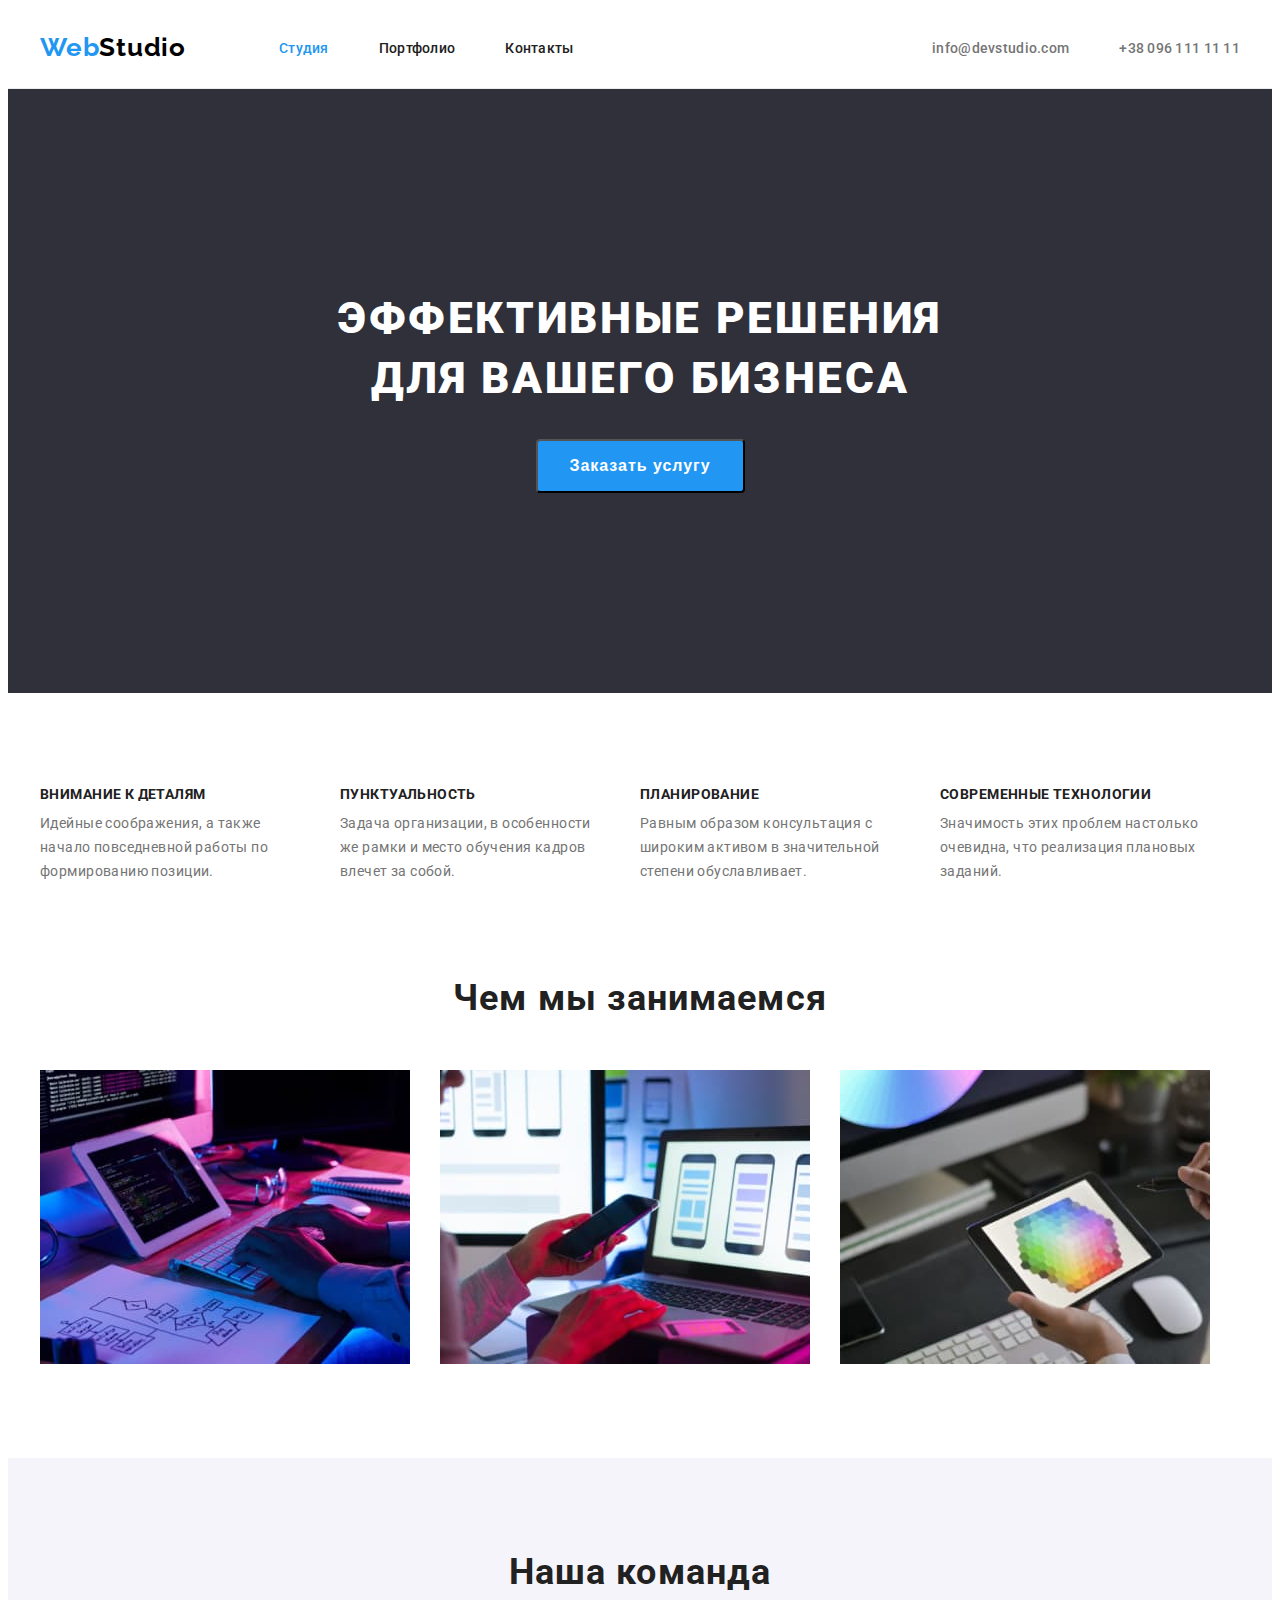
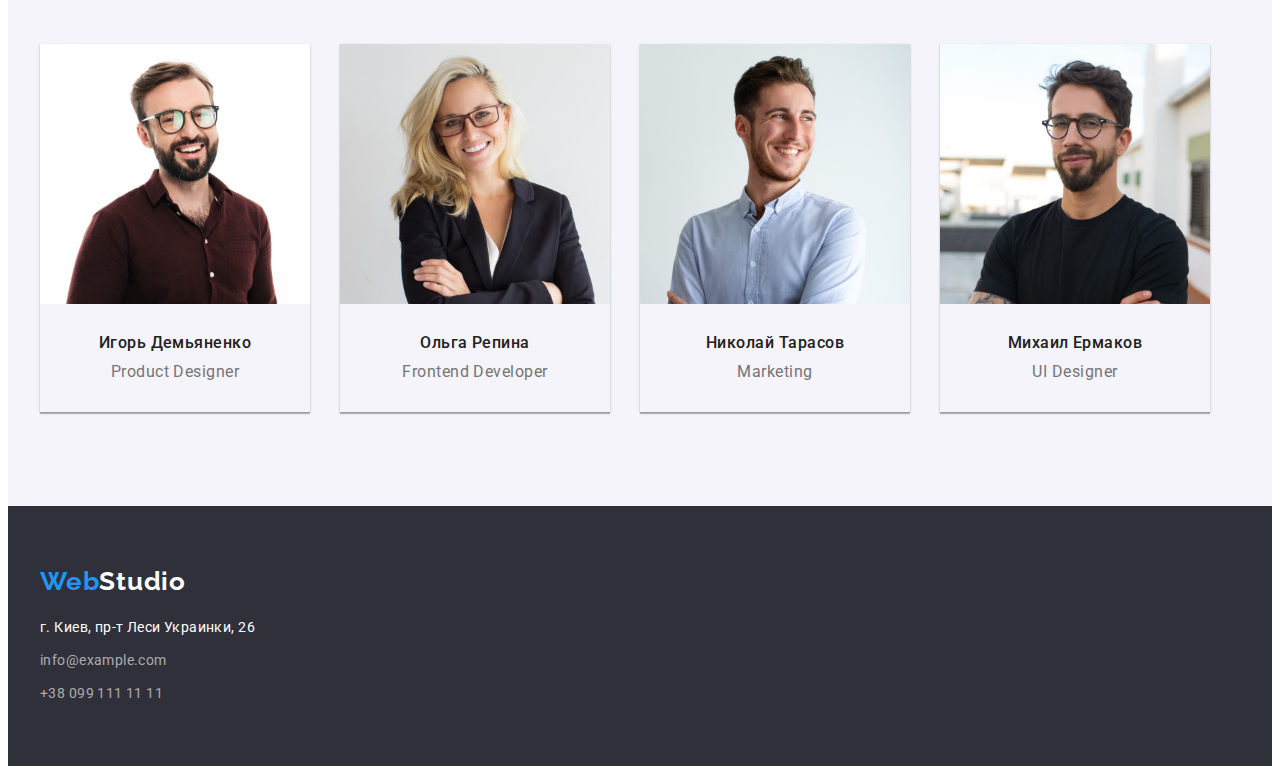
<file: index.html>
<!DOCTYPE html>
<html lang="ru">
  <head>
    <meta charset="UTF-8" />
    <meta http-equiv="X-UA-Compatible" content="IE=edge" />
    <meta name="viewport" content="width=device-width, initial-scale=1.0" />
    <title>WebStudio</title>
    <link rel="preconnect" href="https://fonts.googleapis.com"> 
    <link rel="preconnect" href="https://fonts.gstatic.com" crossorigin> 
    <link href="https://fonts.googleapis.com/css2?family=Raleway:wght@700&family=Roboto:wght@400;500;700;900&display=swap" rel="stylesheet">
    <link rel="stylesheet" href="https://cdnjs.cloudflare.com/ajax/libs/modern-normalize/1.1.0/modern-normalize.min.css" integrity="sha512-wpPYUAdjBVSE4KJnH1VR1HeZfpl1ub8YT/NKx4PuQ5NmX2tKuGu6U/JRp5y+Y8XG2tV+wKQpNHVUX03MfMFn9Q==" crossorigin="anonymous" referrerpolicy="no-referrer" />
    <link rel="stylesheet" href="./css/styles.css">
  </head>
  <body>
    <!-- Шапка -->
    <header class="header">
      <div class="container header-container">
        <nav class="header-nav">
          <a href="./index.html" lang="en" class="logo"><span class="web">Web</span>Studio</a>
          <ul class="header-links">
            <li class="header-link"><a class="name-link current" href="./index.html">Студия</a></li>
            <li class="header-link"><a class="name-link" href="./portfolio.html">Портфолио</a></li>
            <li class="header-link"><a class="name-link" href="">Контакты</a></li>
          </ul>
        </nav>
          <ul class="contact-list">
            <li class="contact-item">
              <a class="header-mail-contact" href="mailto:info@devstudio.com">info@devstudio.com</a>
            </li>
            <li class="contact-item"><a class="header-tel-contact" href="tel:+380961111111">+38 096 111 11 11</a></li>
          </ul>
      </div>
    </header>
    <!-- Main -->
    <main>
      <section class="hero">
          <div class="container">
          <h1 class="slogan">
            Эффективные решения <br> для вашего бизнеса
          </h1>
          <button type="button" class="btn">Заказать услугу</button>
        </div>
      </section>
      <!-- Особенности -->
      <section class="section section-features">
        <h2 class="invisible-title">Особенности</h2>
        <div class="container">
          <ul class="features-list">
            <li class="features-item">
              <h3 class="features">Внимание к деталям</h3>
              <p class="features-text">
                Идейные соображения, а также начало повседневной работы по
                формированию позиции.
              </p>
            </li>
            <li class="features-item">
              <h3 class="features">Пунктуальность</h3>
              <p class="features-text">
                Задача организации, в особенности же рамки и место обучения кадров
                влечет за собой.
              </p>
            </li>
            <li class="features-item">
              <h3 class="features">Планирование</h3>
              <p class="features-text">
                Равным образом консультация с широким активом в значительной
                степени обуславливает.
              </p>
            </li>
            <li class="features-item">
              <h3 class="features">Современные технологии</h3>
              <p class="features-text">
                Значимость этих проблем настолько очевидна, что реализация
                плановых заданий.
              </p>
            </li>
          </ul>
      </div>
      </section>
    <!-- Чем мы занимаемся -->
      <section class="section work-section">
        <div class="container">
          <h2 class="works">Чем мы занимаемся</h2>
            <ul class="about-list">
              <li class="about-item">
                <img src="./images/img.jpg" alt="works on the keyboard" width="370"/>
              </li>
              <li class="about-item">
                <img src="./images/img-2.jpg" alt="works on the phone" width="370"/>
              </li>
              <li class="about-item">
                <img src="./images/img-3.jpg" alt="works on the tablet" width="370"/>
              </li>
            </ul>
      </div>
      </section>
      <!-- Наша команда -->
      <section class="section section-team">
        <div class="container">
          <h2 class="team">Наша команда</h2>
          <ul class="team-lists">
            <li class="team-list">
              <img src="./images/foto-igor.jpg" alt="photo_by_igor" width="270"/>
              <div class="by-team-list"><h3 class="team-icon">Игорь Демьяненко</h3>
              <p lang="en" class="team-text">Product Designer</p></div>
            </li>
            <li class="team-list">
              <img
                src="./images/foto-olga.jpg"
                alt="photo_by_olga"
                width="270"/>
              <div class="by-team-list"><h3 class="team-icon">Ольга Репина</h3>
              <p lang="en" class="team-text">Frontend Developer</p></div>
            </li>
            <li class="team-list">
              <img src="./images/foto-nik.jpg" alt="photo_by_nik" width="270">
              <div class="by-team-list"><h3 class="team-icon">Николай Тарасов</h3>
              <p lang="en" class="team-text">Marketing</p></div>
            </li>
            <li class="team-list">
              <img
                src="./images/foto-myhail.jpg"
                alt="photo_by_mykhail"
                width="270"/>
              <div class="by-team-list"><h3 class="team-icon">Михаил Ермаков</h3>
              <p lang="en" class="team-text">UI Designer</p></div>
            </li>
          </ul>
      </div>
      </section>
    </main>
    <!-- Футер -->
    <footer class="footer">
      <div class="container">
        <a href="" lang="en" class="logo-footer"><span class="web">Web</span><span class="studio">Studio</span></a>
        <address>
        <ul class="contacts">
          <li class="by-contacts"><a class="map-link" href="https://goo.gl/maps/VNp9f7bhRP9cffX88" target="blank" rel="noopener noreferrer">г. Киев, пр-т Леси Украинки, 26</a></li>
          <li class="by-contacts"><a class="mail-contact" href="mailto:info@example.com">info@example.com</a></li>
          <li class="by-contacts"><a class="tel-contact" href="tel:+380991111111">+38 099 111 11 11</a></li>
        </ul>
      </address>
    </div>
    </footer>
  </body>
</html>
</file>
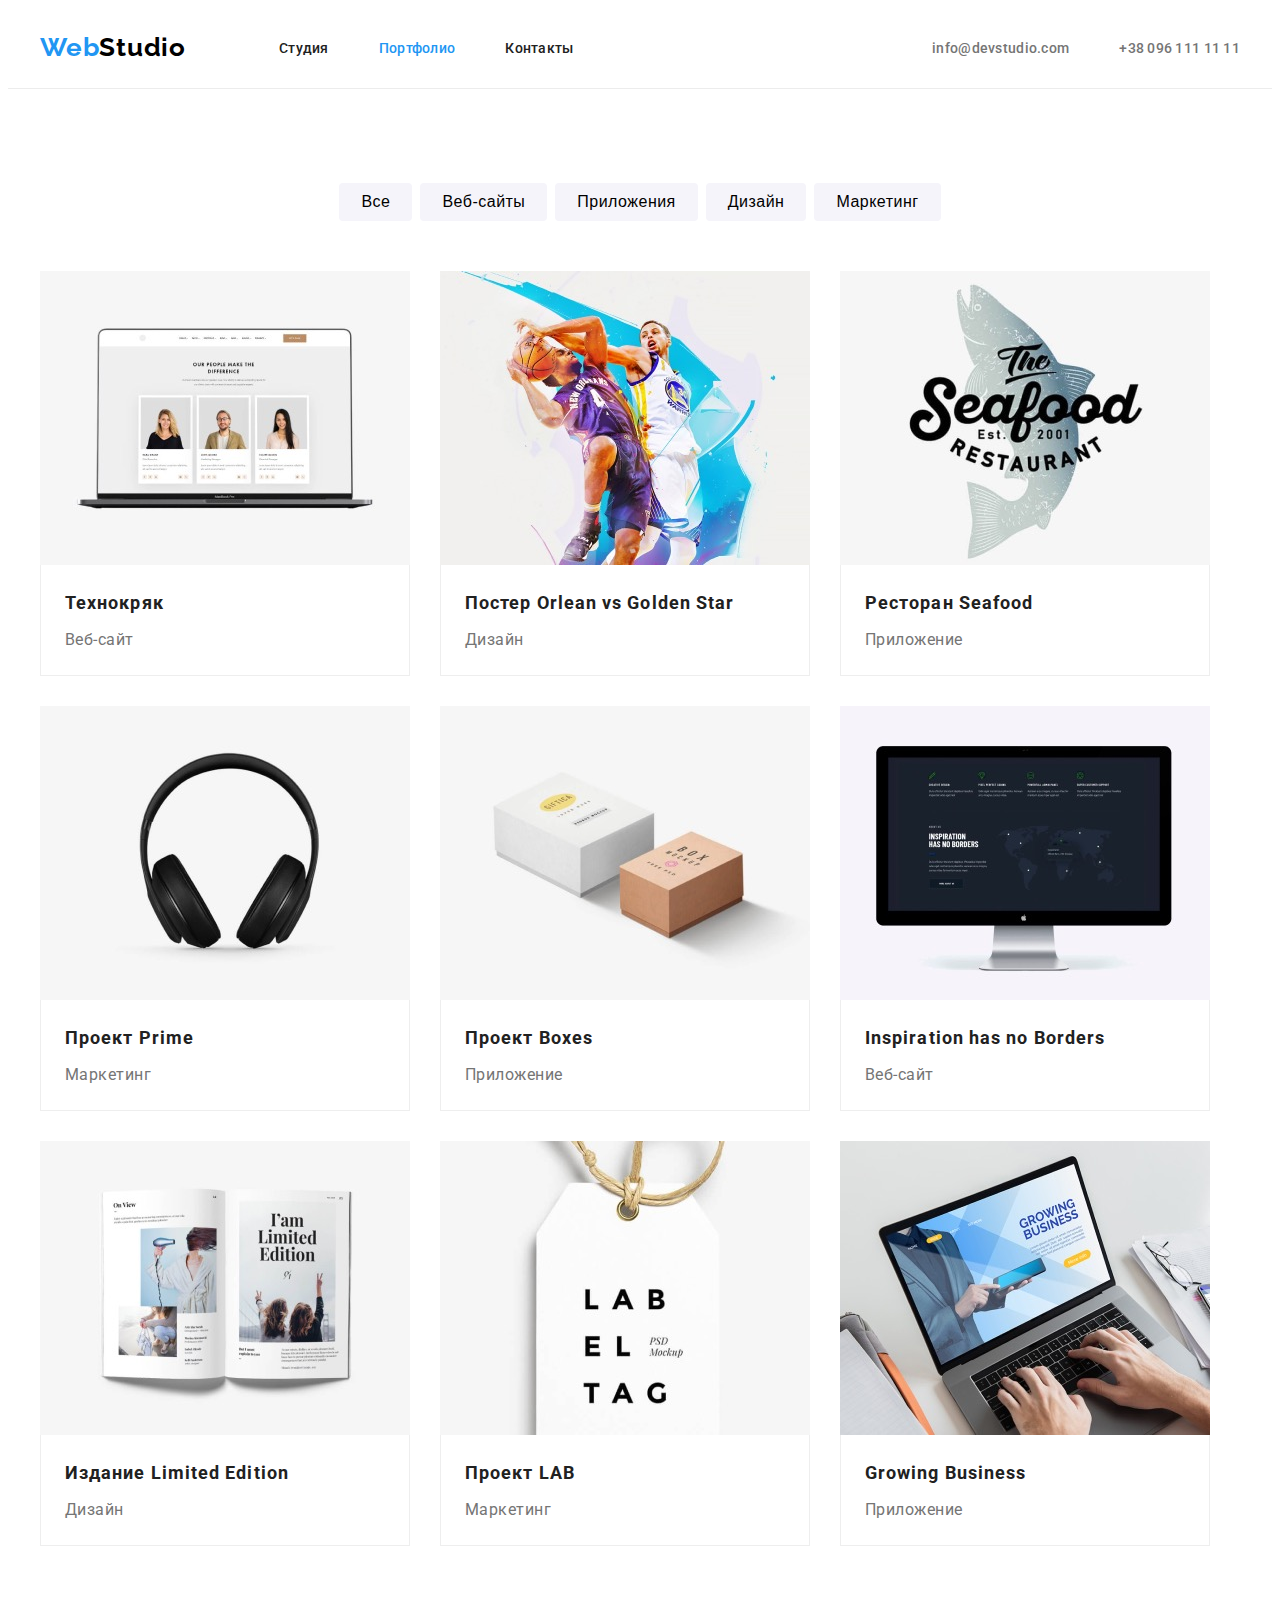
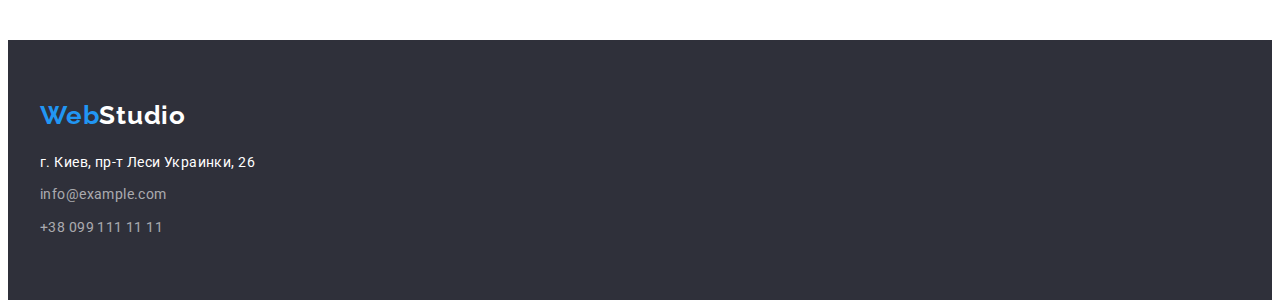
<file: portfolio.html>
<!DOCTYPE html>
<html lang="ru">
<head>
    <meta charset="UTF-8">
    <meta http-equiv="X-UA-Compatible" content="IE=edge">
    <meta name="viewport" content="width=device-width, initial-scale=1.0">
    <title>portfolio</title>
    <link rel="preconnect" href="https://fonts.googleapis.com"> 
    <link rel="preconnect" href="https://fonts.gstatic.com" crossorigin> 
    <link href="https://fonts.googleapis.com/css2?family=Raleway:wght@700&family=Roboto:wght@400;500;700;900&display=swap" rel="stylesheet">
    <link rel="stylesheet" href="https://cdnjs.cloudflare.com/ajax/libs/modern-normalize/1.1.0/modern-normalize.min.css" integrity="sha512-wpPYUAdjBVSE4KJnH1VR1HeZfpl1ub8YT/NKx4PuQ5NmX2tKuGu6U/JRp5y+Y8XG2tV+wKQpNHVUX03MfMFn9Q==" crossorigin="anonymous" referrerpolicy="no-referrer" />
    <link rel="stylesheet" href="./css/styles.css">
</head>
<body>
    <!-- Шапка -->
    <header class="header">
      <div class="container header-container">
        <nav class="header-nav">
          <a href="./index.html" lang="en" class="logo"><span class="web">Web</span>Studio</a>
          <ul class="header-links">
            <li class="header-link"><a class="name-link" href="./index.html">Студия</a></li>
            <li class="header-link"><a class="name-link current" href="./portfolio.html">Портфолио</a></li>
            <li class="header-link"><a class="name-link" href="">Контакты</a></li>
          </ul>
        </nav>
          <ul class="contact-list">
            <li class="contact-item">
              <a class="header-mail-contact" href="mailto:info@devstudio.com">info@devstudio.com</a>
            </li>
            <li class="contact-item"><a class="header-tel-contact" href="tel:+380961111111">+38 096 111 11 11</a></li>
          </ul>
    </div>
    </header>
      <!-- Мейн -->
      <main>
          <section class="section-buttons">
        <!--Кнопки-->
        <div class="container">
          <h1 class="invisible-title">Кнопки</h1>
          <ul class="buttons-list">
              <li class="buttons-item"><button type="button" class="button">Все</button></li>
              <li class="buttons-item"><button type="button" class="button">Веб-сайты</button></li>
              <li class="buttons-item"><button type="button" class="button">Приложения</button></li>
              <li class="buttons-item"><button type="button" class="button">Дизайн</button></li>
              <li class="buttons-item"><button type="button" class="button">Маркетинг</button></li>
          </ul> 
          <!--Проекти--> 
          <h2 class="invisible-title">Проекти</h2>
            <ul class="projects-list">
                <li class="project-item">
                    <img src="./images/img-project-1.jpg" alt="photo_by_tech" width="370">
                    <div class="by-project"><h3 class="project-name">Технокряк</h3>
                    <p class="project-text">Веб-сайт</p></div>
                </li>
                <li class="project-item">
                    <img src="./images/img-project-2.jpg" alt="photo_by_poster" width="370">
                    <div class="by-project"><h3 class="project-name">Постер <span lang="en">Orlean vs Golden Star</span></h3>
                    <p class="project-text">Дизайн</p></div>
                  </li>
                <li class="project-item">
                    <img src="./images/img-project-3.jpg" alt="photo_by_restaurant" width="370">
                    <div class="by-project"><h3 class="project-name">Ресторан <span lang="en">Seafood</span></h3>
                    <p class="project-text">Приложение</p></div>
                  </li>
                <li class="project-item">
                  <img src="./images/img-project-4.jpg" alt="photo_by_headphone" width="370">
                  <div class="by-project"><h3 class="project-name">Проект <span lang="en">Prime</span></h3>
                  <p class="project-text">Маркетинг</p></div>
                </li>
                <li class="project-item">
                  <img src="./images/img-project-5.jpg" alt="photo_by_boxes" width="370">
                  <div class="by-project"><h3 class="project-name">Проект <span lang="en">Boxes</span></h3>
                  <p class="project-text">Приложение</p></div>
                </li>
                <li class="project-item">
                  <img src="./images/img-project-6.jpg" alt="photo_by_website" width="370">
                  <div class="by-project"><h3 lang="en" class="project-name">Inspiration has no Borders</h3>
                  <p class="project-text">Веб-сайт</p></div>
                </li>
                <li class="project-item">
                  <img src="./images/img-project-7.jpg" alt="photo_by_book" width="370">
                  <div class="by-project"><h3 class="project-name">Издание <span lang="en">Limited Edition</span></h3>
                  <p class="project-text">Дизайн</p></div>
                </li>
                <li class="project-item">
                  <img src="./images/img-project-8.jpg" alt="photo_by_lab" width="370">
                  <div class="by-project"><h3 class="project-name">Проект <span lang="en">LAB</span></h3>
                  <p class="project-text">Маркетинг</p></div>
                </li>
                <li class="project-item">
                  <img src="./images/img-project-9.jpg" alt="photo_by_laptop" width="370">
                  <div class="by-project"><h3 lang="en" class="project-name">Growing Business</h3>
                  <p class="project-text">Приложение</p></div>
                </li>
            </ul>
        </div>
        </section>
      </main>
      <!-- Футер -->
      <footer class="footer">
        <div class="container">
          <a href="" lang="en" class="logo-footer"><span class="web">Web</span><span class="studio">Studio</span></a>
          <address>
          <ul class="contacts">
            <li class="by-contacts"><a class="map-link" href="https://goo.gl/maps/VNp9f7bhRP9cffX88" target="blank" rel="noopener noreferrer">г. Киев, пр-т Леси Украинки, 26</a></li>
            <li class="by-contacts"><a class="mail-contact" href="mailto:info@example.com">info@example.com</a></li>
            <li class="by-contacts"><a class="tel-contact" href="tel:+380991111111">+38 099 111 11 11</a></li>
          </ul>
        </address>
      </div>
      </footer>
</body>
</html>
</file>
<file: css/styles.css>
:root {
    --primary-title-color: #212121;
}

:root {
    --primary-text-color: #757575;
}
:root {
    --contact-color: #ffffff;
}
:root {
    --logo-text-color: #2196F3;
}

p, h1, h2, h3, h4, h5, h6 {
    margin: 0;
}

ul {
    margin: 0;
    padding: 0;
}
img {
    display: block;
}

li {
    list-style-type: none;
}

/* невидимі заголовки */

.invisible-title {
    display: none;
    visibility: hidden;
}


/* студія */

body {
    font-family: 'Roboto', sans-serif;
    color: var(--primary-title-color);
}

.section {
    padding-top: 94px;
    padding-bottom: 94px;
}

.slogan 
{
font-weight: 900;
font-size: 44px;
line-height: 1.36;
letter-spacing: 0.06em;
text-transform: uppercase;
text-align: center;
justify-content: center;
color: var(--contact-color);
margin: 0px;
}



.hero {
background-color: var;
padding-top: 200px;
padding-bottom: 200px;
text-align: center;
background-color: #2F303A;
}



.btn {
font-weight: bold;
font-size: 16px;
line-height: 1.87;
letter-spacing: 0.06em;
cursor: pointer;
color: var(--contact-color);
background-color: var(--logo-text-color);
margin-top: 30px;
justify-content: center;
border-radius: 4px;
padding-top: 10px;
padding-bottom: 10px;
padding-left: 32px;
padding-right: 32px;
}

.btn:hover, .btn:focus {
    color: var(--primary-title-color);
}

.section-features {
    padding-bottom: 0;
}

.features {
font-weight: bold;
font-size: 14px;
line-height: 1.14;
letter-spacing: 0.03em;
text-transform: uppercase;
margin: 0;
}

.features-text {
font-weight: normal;
font-size: 14px;
line-height: 1.71;
letter-spacing: 0.03em;
color: var(--primary-text-color);
}



.features-list {
    display: flex;

    /* margin-top: 94px; */
}
/* .features-item:not(:last-child) {
    margin-right: 30px;} */


.features-text {
        margin-top: 10px;}

.features-item {
    width: 270px;

}

.features-item:not(:last-child) {
    margin-right: 30px;
}

.works {
font-weight: bold;
font-size: 36px;
line-height: 1.16;
letter-spacing: 0.03em;
/* margin-top: 94px; */
text-align: center;
}


.about-list {
    display: flex;
    /* margin-bottom: 94px; */
    margin-top: 50px;
}
.about-item:not(:last-child) {
margin-right: 30px;
}


.section-team {
    background: #F5F4FA;
}


.team {
font-weight: bold;
font-size: 36px;
line-height: 1.16;
letter-spacing: 0.03em;
text-align: center;
}

.team-list {
    box-shadow: 0px 1px 3px rgba(0, 0, 0, 0.12), 0px 1px 1px rgba(0, 0, 0, 0.14), 0px 2px 1px rgba(0, 0, 0, 0.2);
}

.team-icon {
font-weight: 500;
font-size: 16px;
line-height: 1.18;
letter-spacing: 0.03em;
}

.team-text {
font-weight: normal;
font-size: 16px;
line-height: 1.18;
letter-spacing: 0.03em;
color: var(--primary-text-color);
}



.team-lists {
    display: flex;
    margin-top: 50px;
    /* padding-bottom: 94px; */
} 

.by-team-list {
    padding-top: 30px;
    padding-bottom: 30px;
}

.team-list:not(:last-child) {
    margin-right: 30px;
    }
.team-icon {

    margin-bottom: 10px;
    text-align: center;
}
.team-text {
    
    text-align: center;
}



.contacts-map {

    margin-bottom: 9px;
}
.contacts-tel {
    margin-top: 9px;
    padding-bottom: 60px;
}

footer {
    padding-top: 60px;
    padding-bottom: 60px;
    background-color: #2F303A;
}

/* портфоліо */


/* хедер */
.logo {
    font-family: Raleway;
    font-style: normal;
    font-weight: bold;
    font-size: 26px;
    line-height: 1.19;
    letter-spacing: 0.03em;
    color: #000000;
    text-decoration: none;
    margin-right: 93px;
    }

    .web {
        color: var(--logo-text-color);
    }
   


.container {
    width: 1200px;
    padding-left: 15px;
    padding-right: 15px;
    margin: 0 auto;
}

header {
    padding-top: 24px;
    padding-bottom: 25px;
    border-bottom: 1px solid #ECECEC;
}

.header-nav {
    display: flex;
    align-items: center;
}

.header-links {
    display: flex;
}

.contact-list {
    display: flex;
    margin-left: auto;
}

.contact-item:not(:last-child) {
    margin-right: 50px;
}

.header-connect {
    margin-left: auto;
}
.header-container {
    display: flex;
    align-items: center;
}

/* .header-link {
    padding-top: 32px;
    padding-bottom: 32px;
} */


.header-link:not(:last-child) {
    margin-right: 50px;
}

.name-link {
    font-weight: 500;
    font-size: 14px;
    line-height: 1.14;
    letter-spacing: 0.02em;
    color: var(--primary-title-color);
    text-decoration: none;
    /* padding-top: 15px;
    padding-bottom: 15px; */
}

.name-link:hover, .name-link:focus {
    color: var(--logo-text-color);
}

.name-link.current {
    color: var(--logo-text-color);
}


.header-mail-contact, .header-tel-contact {
    font-weight: 500;
    font-size: 14px;
    line-height: 1.14;
    letter-spacing: 0.02em;
    color: var(--primary-text-color);
    text-decoration: none;

}

.header-mail-contact:hover, .header-mail-contact:focus {
    color: var(--logo-text-color);
}

.header-tel-contact:hover, .header-tel-contact:focus {
    color: var(--logo-text-color);
}





/* кнопки */


.section-buttons {
    padding-top: 94px;
}


.button {
    display: inline-block;
    font-weight: 500;
    font-size: 16px;
    line-height: 1.62;
    text-align: center;
    letter-spacing: 0.03em;
    background-color: #F5F4FA;
    cursor: pointer;
    border-radius: 4px;
    padding-top: 6px;
    padding-bottom: 6px;
    padding-left: 22px;
    padding-right: 22px;
    border: none;
}
.buttons-item:not(:last-child) {
    margin-right: 8px;
}
.buttons-item {
    border: none;
}

.button:hover, button:focus {
    color: var(--contact-color);
    box-shadow: 0px 3px 1px rgba(0, 0, 0, 0.1), 0px 1px 2px rgba(0, 0, 0, 0.08), 0px 2px 2px rgba(0, 0, 0, 0.12);
    background-color: var(--logo-text-color);
}

.buttons-list {
    display: flex;
    justify-content: center;
    margin-bottom: 50px;
}

/* .buttons-list {
    padding-top: 100px;
} */



/* проекти */

.section-projects {
    padding-top: 50px;
}

.project-name {
font-weight: bold;
font-size: 18px;
line-height: 2.0;
letter-spacing: 0.06em;
margin-bottom: 4px;
}

.project-text {
font-weight: normal;
font-size: 16px;
line-height: 1.87;
letter-spacing: 0.03em;
color: var(--primary-text-color);
}

.by-project {
    padding-top: 20px;
    padding-bottom: 20px;
    padding-left: 24px;
    padding-right: 24px;
    border-left: 1px solid #EEEEEE;
    border-bottom: 1px solid #EEEEEE;
    border-right: 1px solid #EEEEEE;

}

.projects-list {
    display: flex;
    flex-wrap: wrap;
    
    padding-bottom: 94px;
}
/* .project-item:not(:last-child) {
    margin-right: 20px;
} */
.project-item {
    flex-basis: calc(100%/3-30px);
    width: 370px;
    margin-right: 30px;
    margin-bottom: 30px;
}

.project-item:nth-child(3n) {
    margin-right: 0;
}
.project-item:nth-last-child(-n + 3) {
    margin-bottom: 0;
}




/* футер */


.logo-footer {
    display: block;
    font-family: Raleway;
    font-style: normal;
    font-weight: bold;
    font-size: 26px;
    line-height: 1.19;
    letter-spacing: 0.03em;
    color: #ffffff;
    text-decoration: none;
    margin-bottom: 20px;
}

.by-contacts:not(:last-child) {
    margin-bottom: 9px;
}

.map-link {
font-style: normal;
font-weight: normal;
font-size: 14px;
line-height: 1.71;
letter-spacing: 0.03em;
color: var(--contact-color);
text-decoration: none;
}

.map-link:hover, .map-link:focus {
    color: var(--logo-text-color);
}


.mail-contact, .tel-contact {
font-style: normal;
font-weight: normal;
font-size: 14px;
line-height: 1.71;
letter-spacing: 0.03em;
color: rgba(255, 255, 255, 0.6);
text-decoration: none;
}
.mail-contact:hover, .mail-contact:focus {
    color: var(--logo-text-color);
}

.tel-contact:hover, .tel-contact:focus {
    color: var(--logo-text-color);
}
</file>
